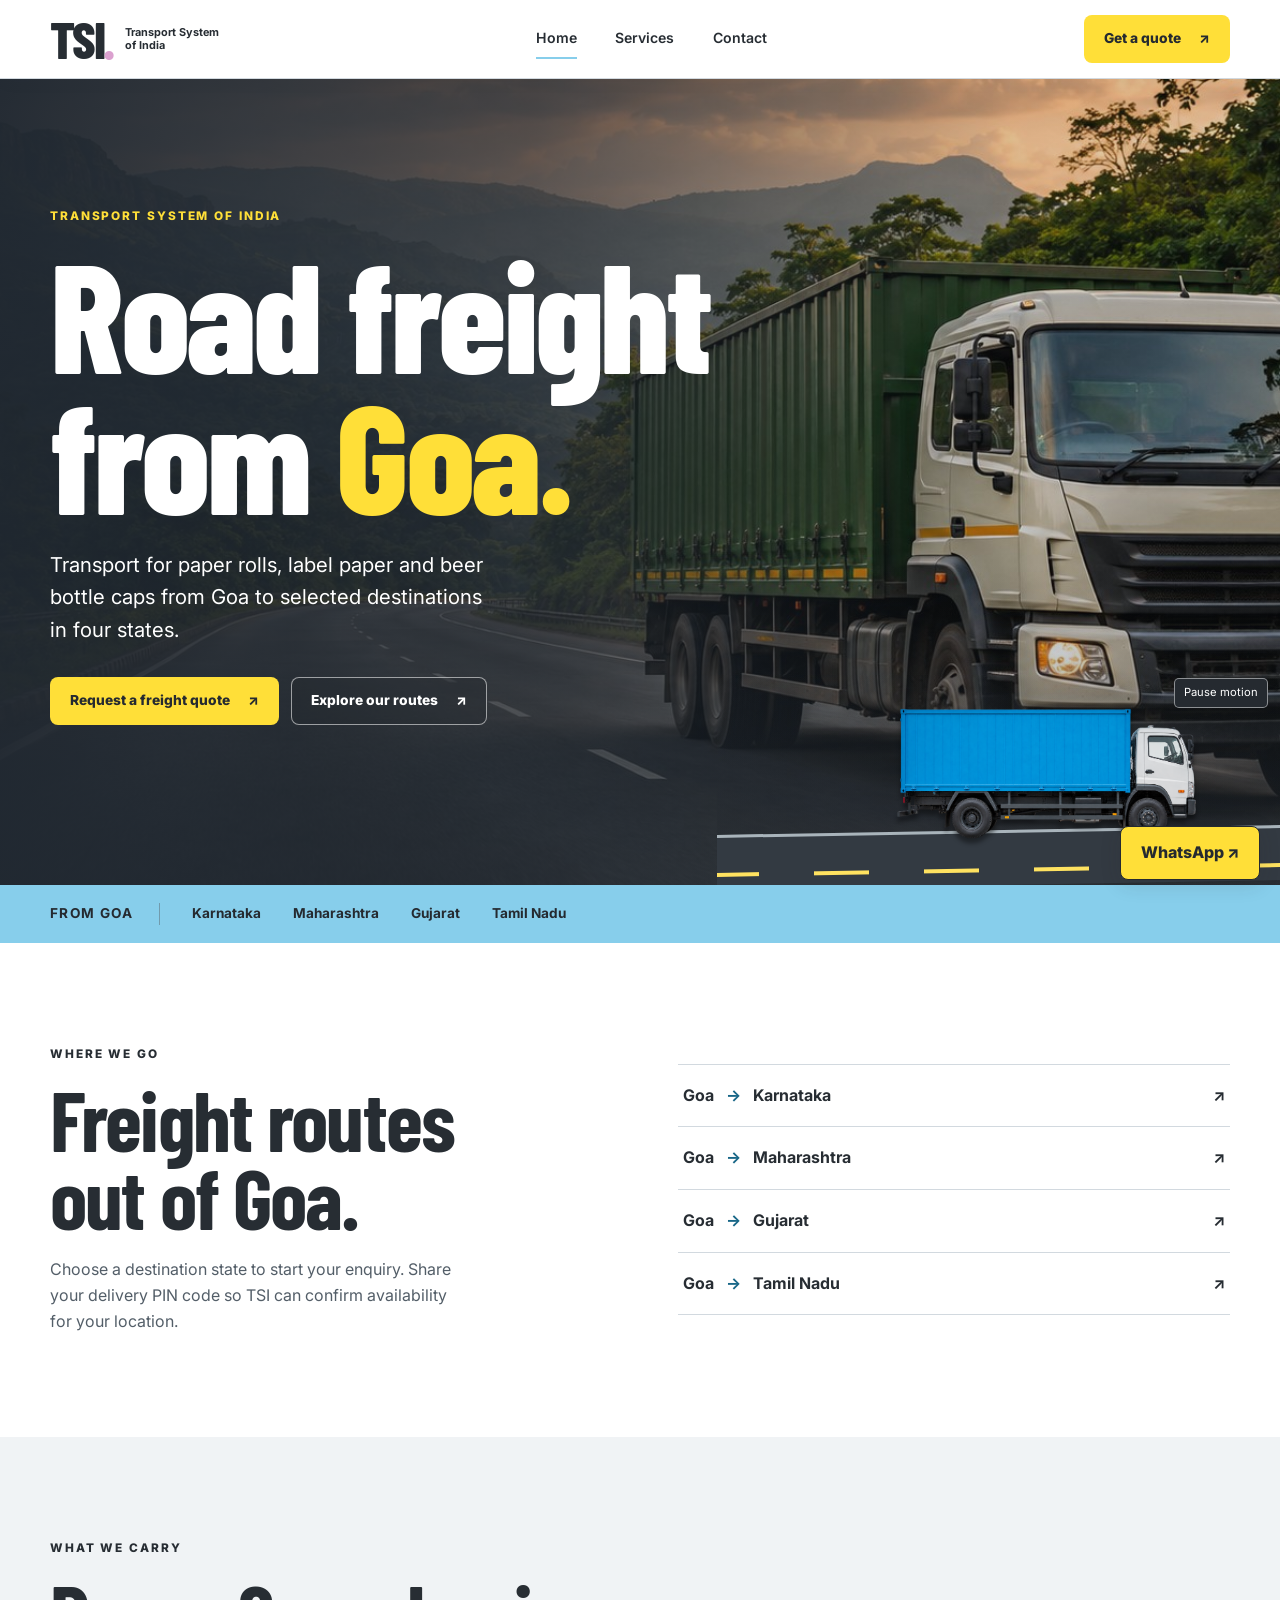
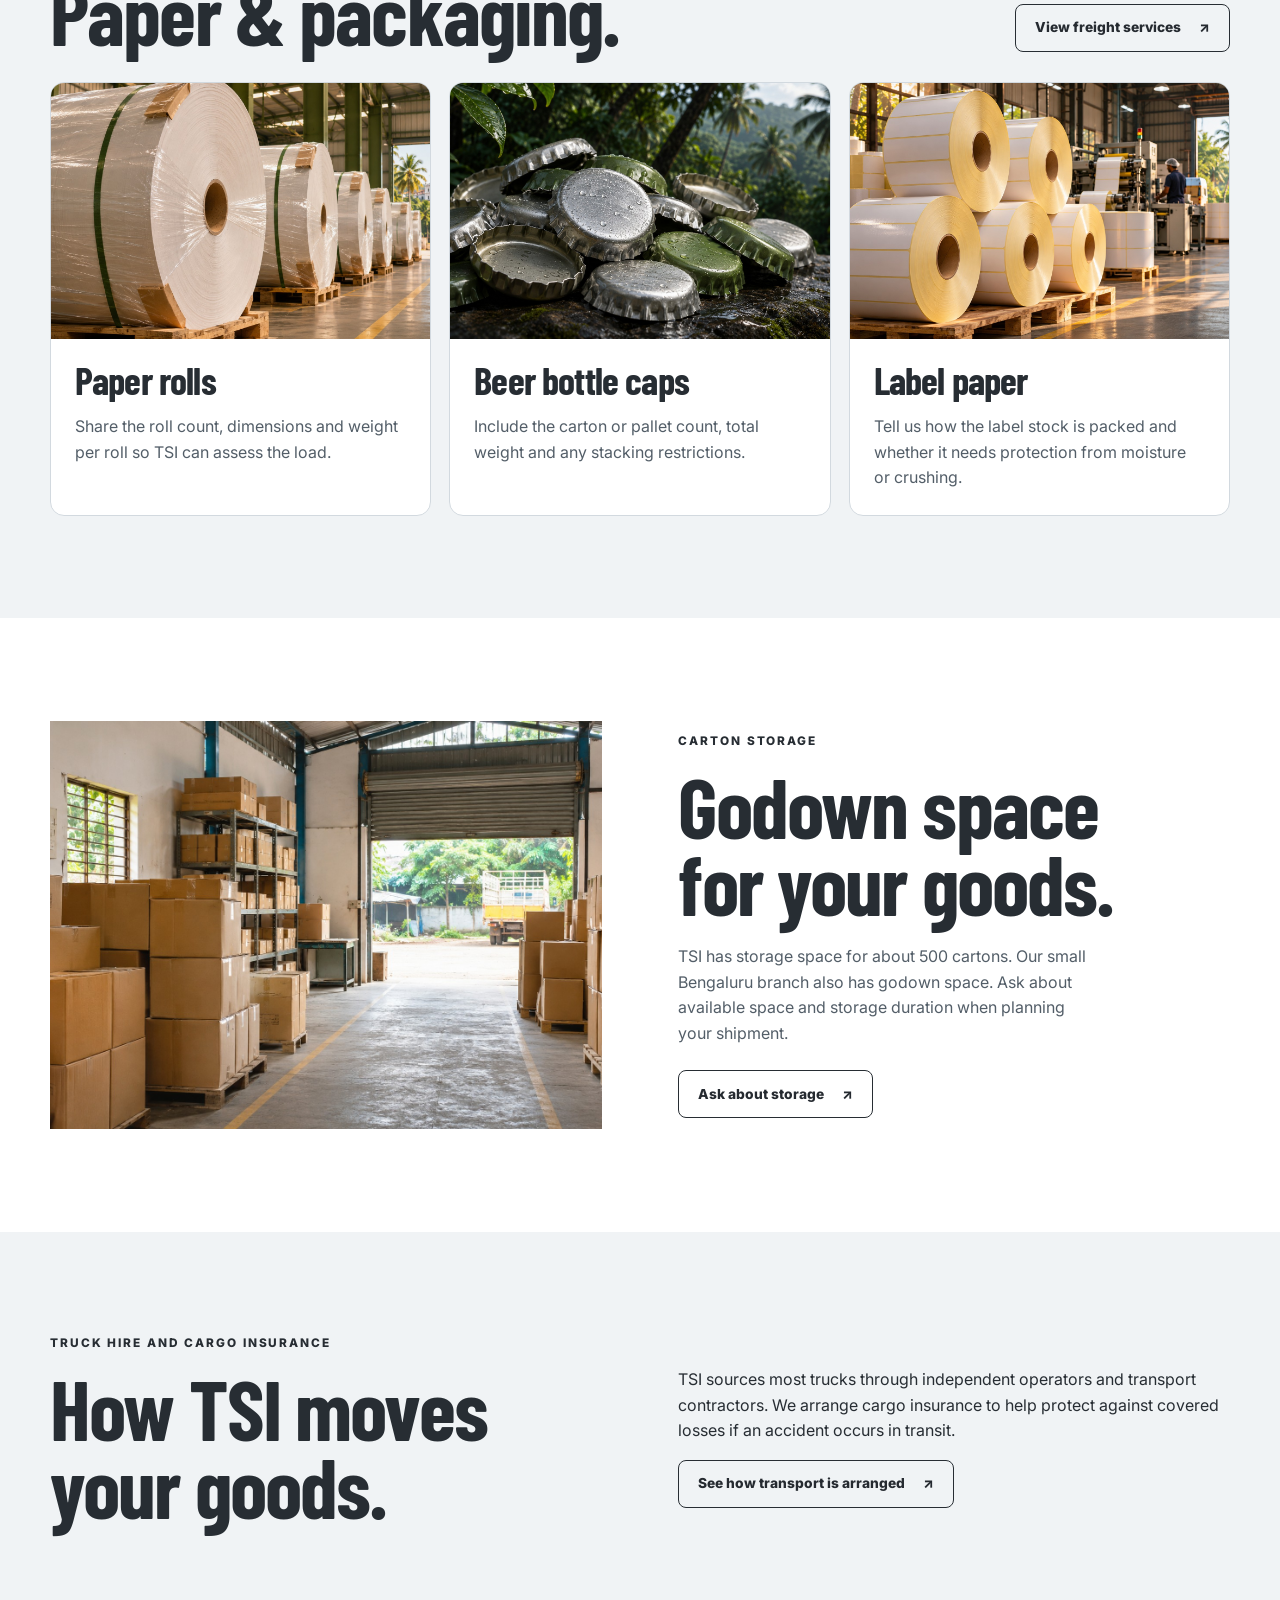
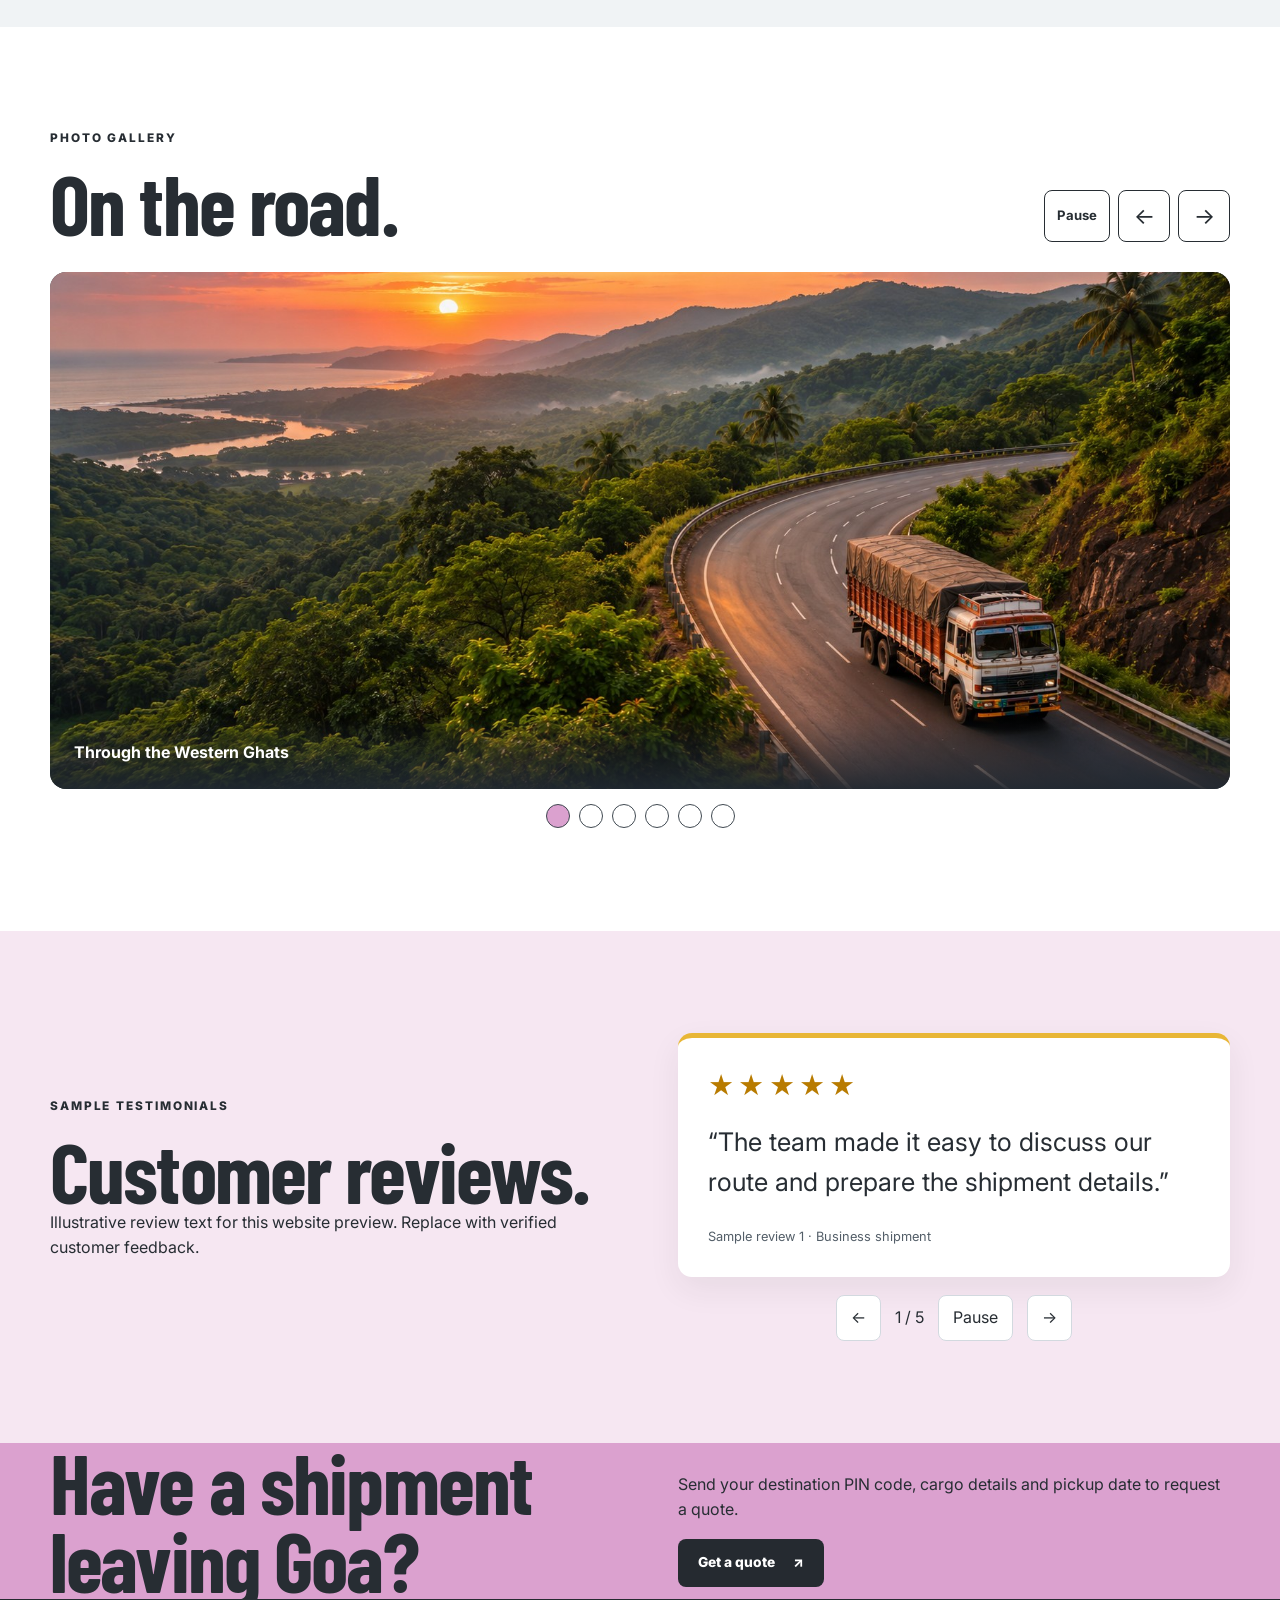
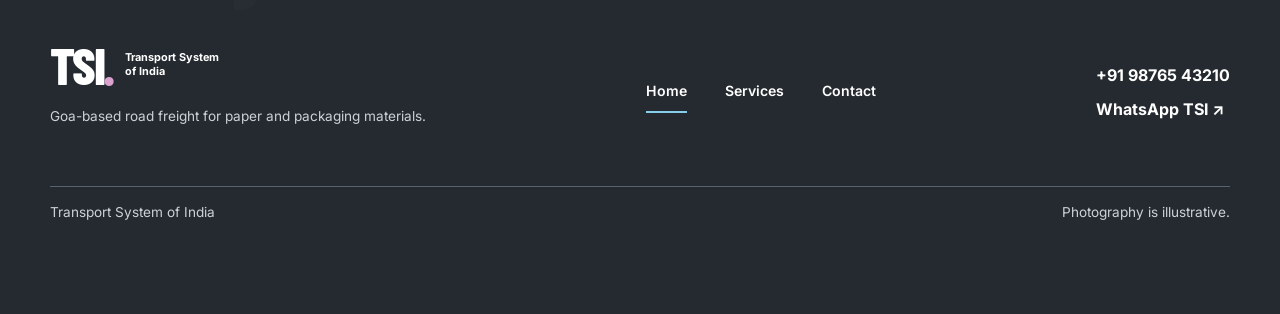
<file: index.html>
<!doctype html>
<html lang="en-IN">
<head>
<meta charset="utf-8">
<meta name="viewport" content="width=device-width, initial-scale=1">
<meta name="description" content="Goa road freight to selected destinations in Karnataka, Maharashtra, Gujarat and Tamil Nadu.">
<title>Goa Road Freight | Transport System of India</title>
<link rel="stylesheet" href="styles.css">
<script src="site.js" defer></script>
</head>
<body>
<a class="skip" href="#main">Skip to content</a>
<header class="masthead"><div class="wrap header"><a class="brand" href="index.html" aria-label="TSI home"><strong>TSI<span>.</span></strong><span>Transport System<br>of India</span></a><nav aria-label="Main navigation"><a href="index.html" aria-current="page">Home</a><a href="services.html">Services</a><a href="contact.html">Contact</a></nav><a class="button header-cta" href="contact.html">Get a quote<span aria-hidden="true">↗</span></a></div></header>
<main id="main">
<section class="hero home-hero">
  <div class="hero-photo" data-parallax><img src="highway.jpg" alt="" fetchpriority="high"></div>
  <div class="wrap hero-copy">
    <p class="eyebrow">Transport System of India</p>
    <h1>Road freight<br>from <em>Goa.</em></h1>
    <p class="intro">Transport for paper rolls, label paper and beer bottle caps from Goa to selected destinations in four states.</p>
    <div class="actions"><a class="button" href="contact.html">Request a freight quote<span aria-hidden="true">↗</span></a><a class="button ghost" href="#routes">Explore our routes<span aria-hidden="true">↗</span></a></div>
  </div>
<div class="truck-scene" aria-label="Illustrative animated freight truck"><div class="road-horizon"></div><div class="moving-truck"><img src="moving-truck.png" alt="White and sky-blue freight truck" width="600" height="400"></div><div class="road-surface"><div class="road-markings"></div></div><button class="motion-toggle" type="button" aria-pressed="false">Pause motion</button></div></section>
<div class="coverage"><div class="wrap coverage-inner"><b>From Goa</b><span>Karnataka</span><span>Maharashtra</span><span>Gujarat</span><span>Tamil Nadu</span></div></div>
<section class="section wrap split" id="routes">
  <div><p class="eyebrow">Where we go</p><h2>Freight routes<br>out of Goa.</h2><p class="body-copy">Choose a destination state to start your enquiry. Share your delivery PIN code so TSI can confirm availability for your location.</p></div>
  <ul class="route-list"><li><a href="contact.html?destination=Karnataka"><span>Goa <span class="arrow" aria-hidden="true">→</span> Karnataka</span><span aria-hidden="true">↗</span></a></li><li><a href="contact.html?destination=Maharashtra"><span>Goa <span class="arrow" aria-hidden="true">→</span> Maharashtra</span><span aria-hidden="true">↗</span></a></li><li><a href="contact.html?destination=Gujarat"><span>Goa <span class="arrow" aria-hidden="true">→</span> Gujarat</span><span aria-hidden="true">↗</span></a></li><li><a href="contact.html?destination=Tamil%20Nadu"><span>Goa <span class="arrow" aria-hidden="true">→</span> Tamil Nadu</span><span aria-hidden="true">↗</span></a></li></ul>
</section>
<section class="cream"><div class="wrap section"><div class="section-head"><div><p class="eyebrow">What we carry</p><h2>Paper &amp; packaging.</h2></div><a class="button outline" href="services.html">View freight services<span aria-hidden="true">↗</span></a></div><div class="cargo-grid"><article class="cargo-card"><img src="paper.jpg" alt="" width="780" height="520" loading="lazy"><div><h3>Paper rolls</h3><p>Share the roll count, dimensions and weight per roll so TSI can assess the load.</p></div></article>
<article class="cargo-card"><img src="caps.jpg" alt="" width="780" height="520" loading="lazy"><div><h3>Beer bottle caps</h3><p>Include the carton or pallet count, total weight and any stacking restrictions.</p></div></article>
<article class="cargo-card"><img src="labels.jpg" alt="" width="780" height="520" loading="lazy"><div><h3>Label paper</h3><p>Tell us how the label stock is packed and whether it needs protection from moisture or crushing.</p></div></article></div></div></section>
<section class="wrap section split storage" id="storage">
  <img src="warehouse.jpg" alt="Illustration of cartons stacked inside a small godown" width="780" height="520" loading="lazy">
  <div><p class="eyebrow">Carton storage</p><h2>Godown space<br>for your goods.</h2>
  <p class="body-copy">TSI has storage space for about 500 cartons. Our small Bengaluru branch also has godown space. Ask about available space and storage duration when planning your shipment.</p>
  <a class="button outline" href="contact.html?storage=yes#quote">Ask about storage <span aria-hidden="true">↗</span></a></div>
</section>
<section class="cream"><div class="wrap section split"><div><p class="eyebrow">Truck hire and cargo insurance</p><h2>How TSI moves<br>your goods.</h2></div><div><p>TSI sources most trucks through independent operators and transport contractors. We arrange cargo insurance to help protect against covered losses if an accident occurs in transit.</p><a class="button outline" href="services.html#transport">See how transport is arranged <span aria-hidden="true">↗</span></a></div></div></section><section class="section wrap cream-gallery" aria-labelledby="gallery-title"><div class="section-head"><div><p class="eyebrow">Photo gallery</p><h2 id="gallery-title">On the road.</h2></div><div class="gallery-controls" hidden><button class="autoplay" type="button" data-autoplay aria-label="Pause slideshow">Pause</button><button type="button" data-prev aria-label="Previous photo">←</button><button type="button" data-next aria-label="Next photo">→</button></div></div>
  <div class="gallery" aria-roledescription="carousel" aria-label="Illustrative freight photos">
    <div class="gallery-track" tabindex="0" aria-label="Freight photo slides">
      <figure><img src="road.jpg" alt="A cargo truck on a winding highway in the Western Ghats" loading="lazy"><figcaption>Through the Western Ghats</figcaption></figure>
      <figure><img src="loading.jpg" alt="A freight truck beside a warehouse loading bay" loading="lazy"><figcaption>At the loading bay</figcaption></figure>
      <figure><img src="warehouse.jpg" alt="Cartons arranged inside a small godown" loading="lazy"><figcaption>Carton storage</figcaption></figure><figure><img src="paper.jpg" alt="Paper rolls wrapped and staged in a warehouse" loading="lazy"><figcaption>Paper rolls prepared for dispatch</figcaption></figure>
<figure><img src="carton-loading.jpg" alt="Workers loading cartons into a freight truck" loading="lazy"><figcaption>Loading cartons for transport</figcaption></figure><figure><img src="roll-loading.jpg" alt="A forklift loading a wrapped paper roll into a freight truck" loading="lazy"><figcaption>Paper roll loading</figcaption></figure></div>
    <div class="gallery-dots" hidden aria-label="Select photo"></div>
  </div>
</section>
<section class="cream"><div class="wrap section split reviews"><div><p class="eyebrow">Sample testimonials</p><h2>Customer reviews.</h2><p>Illustrative review text for this website preview. Replace with verified customer feedback.</p></div><div class="review-carousel" aria-label="Sample reviews"><div class="review-stage">
<blockquote class="review-slide"><div class="review-stars" aria-label="Illustrative five-star rating">★★★★★</div><p>“The team made it easy to discuss our route and prepare the shipment details.”</p><footer>Sample review 1 · Business shipment</footer></blockquote>
<blockquote class="review-slide" hidden><div class="review-stars" aria-label="Illustrative five-star rating">★★★★★</div><p>“Being able to ask about transport and carton storage together was helpful.”</p><footer>Sample review 2 · Carton storage</footer></blockquote>
<blockquote class="review-slide" hidden><div class="review-stars" aria-label="Illustrative five-star rating">★★★★★</div><p>“We shared our paper roll dimensions and pickup date in one clear enquiry.”</p><footer>Sample review 3 · Paper rolls</footer></blockquote>
<blockquote class="review-slide" hidden><div class="review-stars" aria-label="Illustrative five-star rating">★★★★★</div><p>“The WhatsApp enquiry made it straightforward to explain our packaging load.”</p><footer>Sample review 4 · Packaging freight</footer></blockquote>
<blockquote class="review-slide" hidden><div class="review-stars" aria-label="Illustrative five-star rating">★★★★★</div><p>“Having a contact for the Goa route and Bengaluru storage made planning easier.”</p><footer>Sample review 5 · Route planning</footer></blockquote>
</div><div class="review-controls" hidden><button type="button" data-review-prev aria-label="Previous sample review">←</button><span data-review-count>1 / 5</span><button type="button" data-review-pause>Pause</button><button type="button" data-review-next aria-label="Next sample review">→</button></div></div></div></section>
<section class="cta"><div class="wrap split"><h2>Have a shipment<br>leaving Goa?</h2><div><p>Send your destination PIN code, cargo details and pickup date to request a quote.</p><a class="button dark" href="contact.html">Get a quote<span aria-hidden="true">↗</span></a></div></div></section>
</main>
<footer><div class="wrap footer"><div><a class="brand" href="index.html" aria-label="TSI home"><strong>TSI<span>.</span></strong><span>Transport System<br>of India</span></a><p>Goa-based road freight for paper and packaging materials.</p></div><nav aria-label="Footer navigation"><a href="index.html" aria-current="page">Home</a><a href="services.html">Services</a><a href="contact.html">Contact</a></nav><div class="footer-contact"><a href="tel:+919876543210">+91 98765 43210</a><a href="https://wa.me/919876543210">WhatsApp TSI ↗</a></div></div><div class="wrap footer-bottom"><span>Transport System of India</span><span>Photography is illustrative.</span></div></footer>
<a class="floating-contact" href="https://wa.me/919876543210" aria-label="Chat with TSI on WhatsApp">WhatsApp ↗</a></body>
</html>
</file>
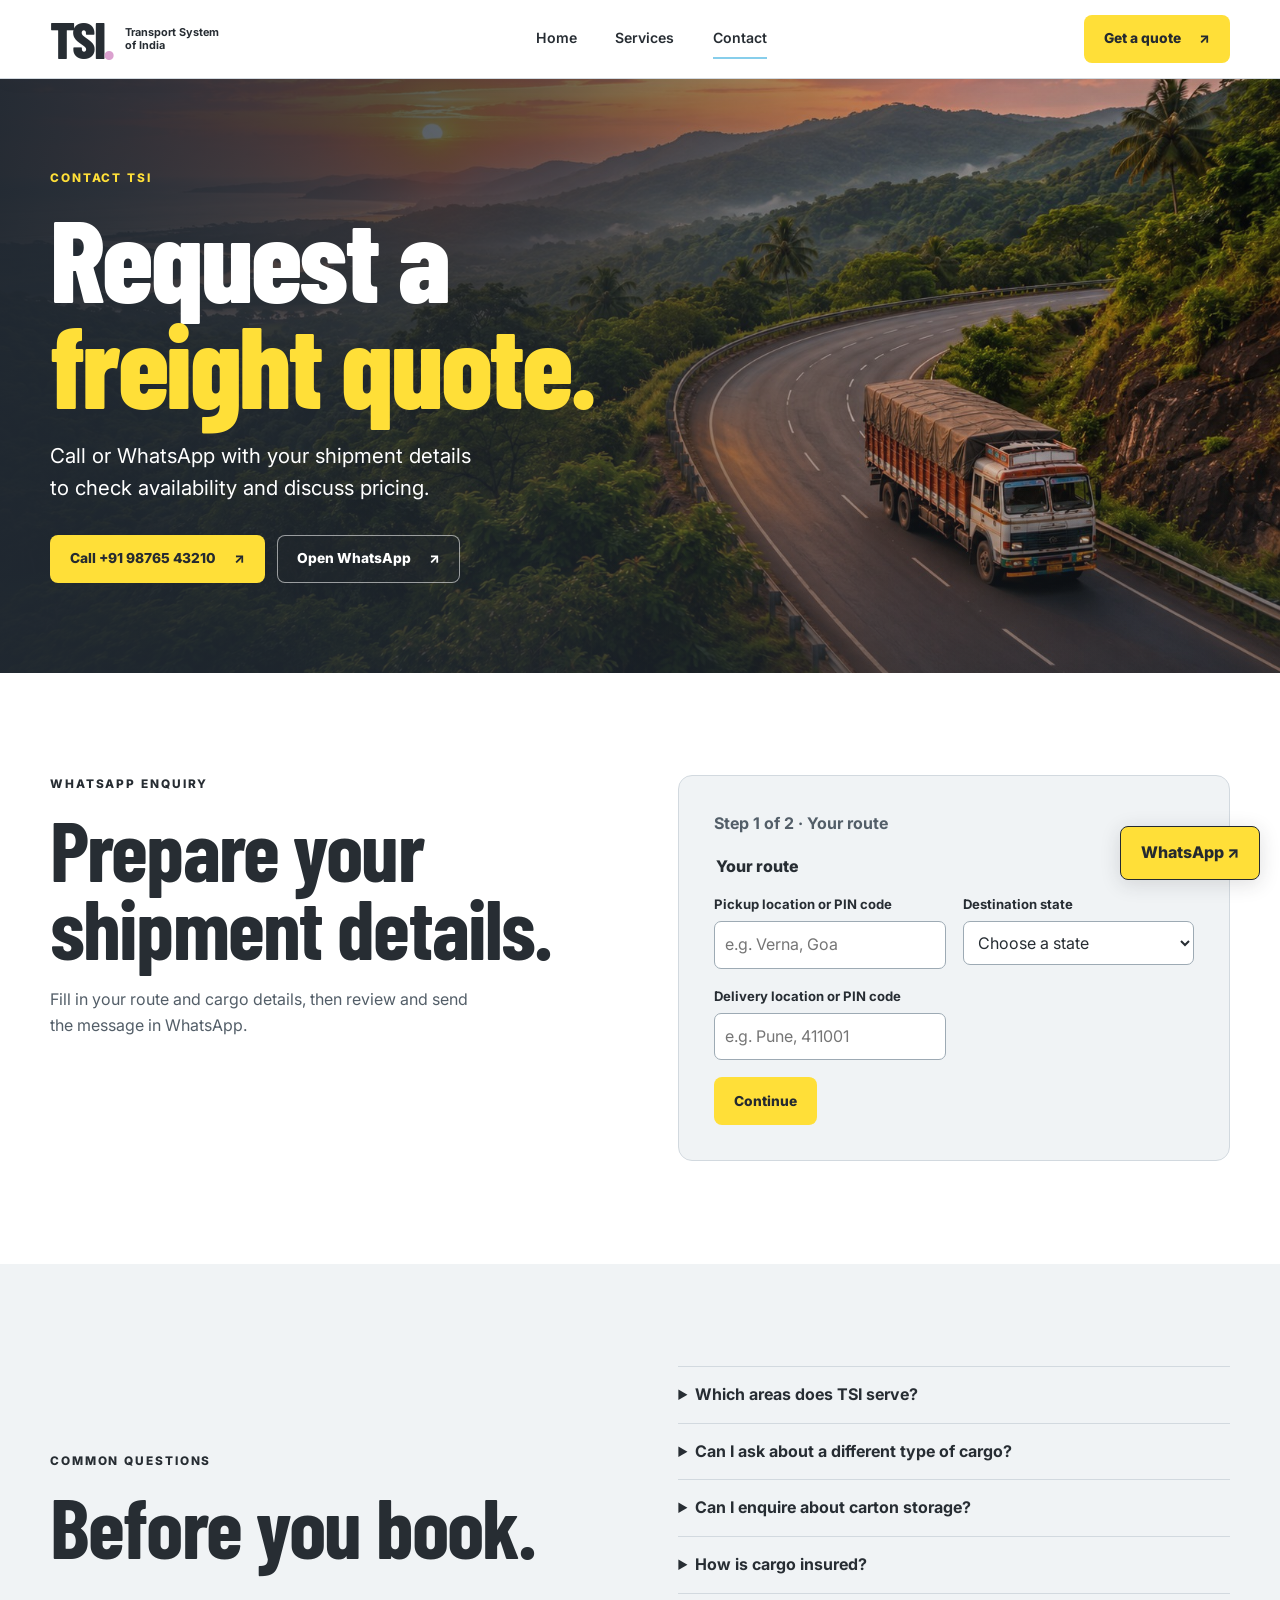
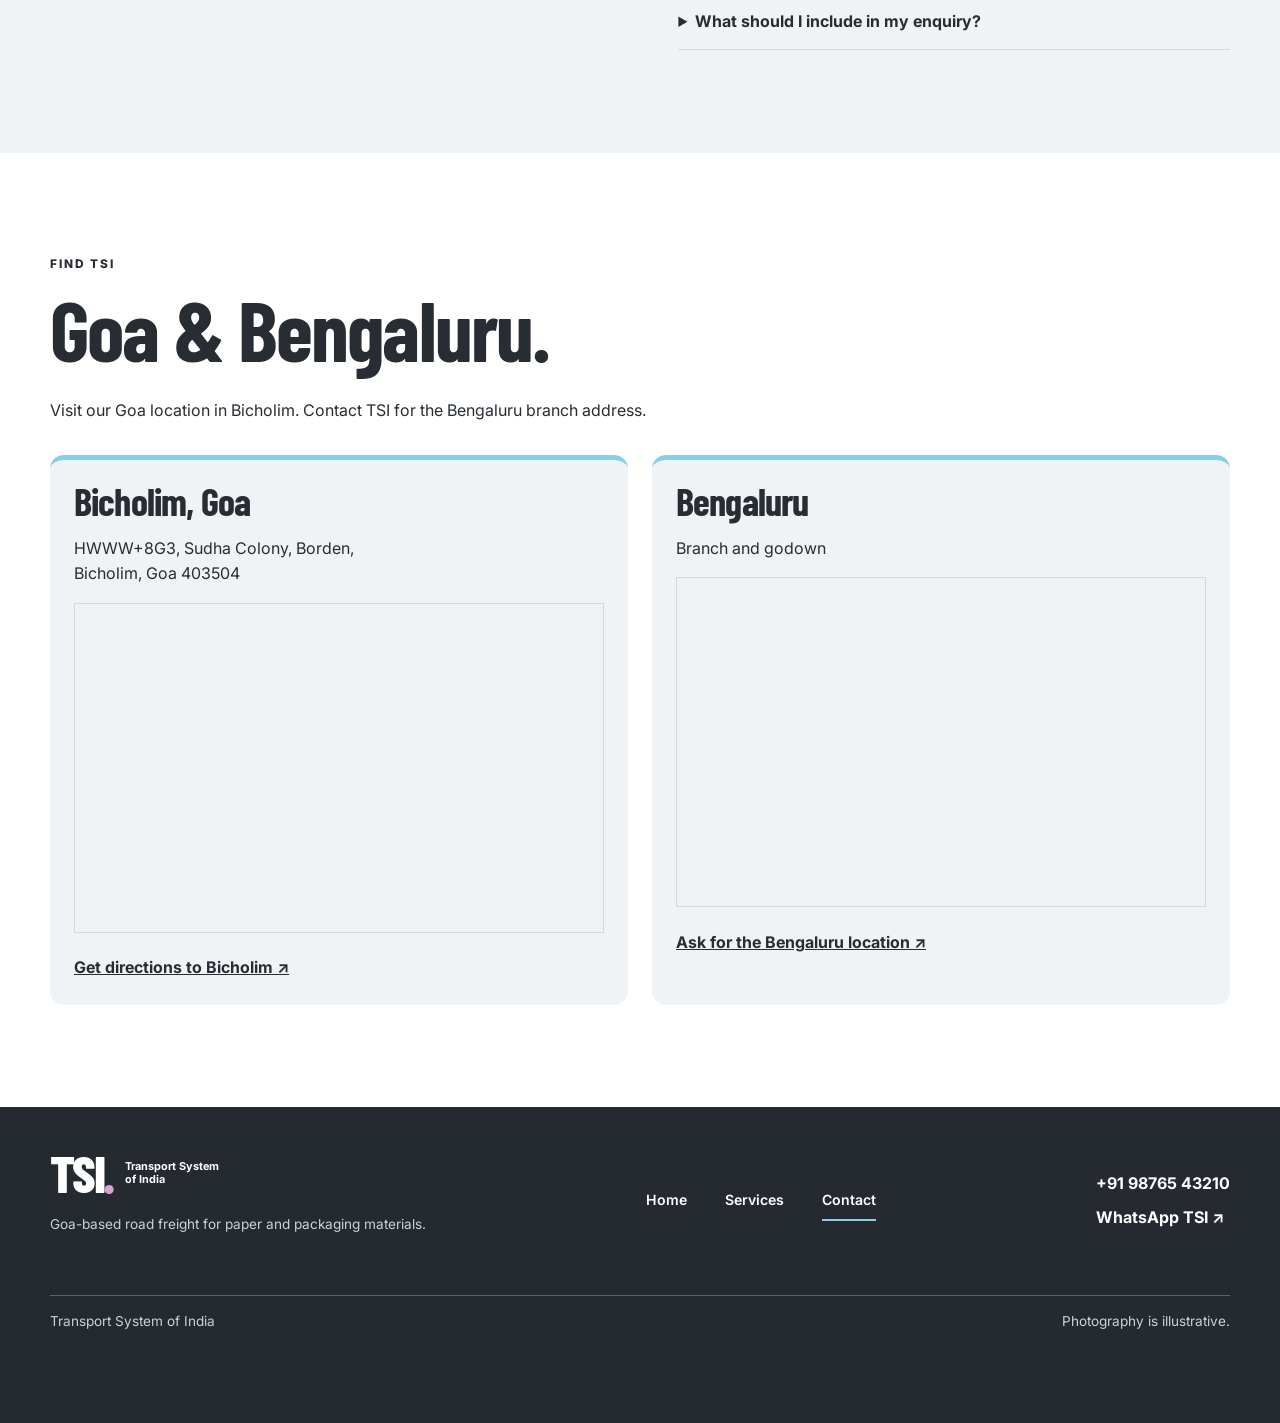
<file: contact.html>
<!doctype html>
<html lang="en-IN">
<head>
<meta charset="utf-8">
<meta name="viewport" content="width=device-width, initial-scale=1">
<meta name="description" content="Call or WhatsApp TSI to check route availability and request a quote for a goods shipment from Goa.">
<title>Contact | Transport System of India</title>
<link rel="stylesheet" href="styles.css">
<script src="site.js" defer></script>
</head>
<body>
<a class="skip" href="#main">Skip to content</a>
<header class="masthead"><div class="wrap header"><a class="brand" href="index.html" aria-label="TSI home"><strong>TSI<span>.</span></strong><span>Transport System<br>of India</span></a><nav aria-label="Main navigation"><a href="index.html">Home</a><a href="services.html">Services</a><a href="contact.html" aria-current="page">Contact</a></nav><a class="button header-cta" href="contact.html">Get a quote<span aria-hidden="true">↗</span></a></div></header>
<main id="main">
<section class="hero inner-hero contact-hero"><div class="hero-photo" data-parallax><img src="road.jpg" alt="" fetchpriority="high"></div><div class="wrap hero-copy"><p class="eyebrow">Contact TSI</p><h1>Request a<br><em>freight quote.</em></h1><p class="intro">Call or WhatsApp with your shipment details to check availability and discuss pricing.</p><div class="actions"><a class="button" href="tel:+919876543210">Call +91 98765 43210<span aria-hidden="true">↗</span></a><a class="button ghost" href="https://wa.me/919876543210">Open WhatsApp<span aria-hidden="true">↗</span></a></div></div></section>
<section class="wrap section split quote-section" id="quote">
<div><p class="eyebrow">WhatsApp enquiry</p><h2>Prepare your<br>shipment details.</h2><p class="body-copy">Fill in your route and cargo details, then review and send the message in WhatsApp.</p></div>
<form class="quote-form" action="https://wa.me/919876543210">
  <p class="full quote-progress" aria-live="polite" hidden></p><fieldset data-step="0"><legend>Your route</legend><label>Pickup location or PIN code<input name="pickup" required placeholder="e.g. Verna, Goa"></label>
  <label>Destination state<select name="destination" required><option value="">Choose a state</option><option>Karnataka</option><option>Maharashtra</option><option>Gujarat</option><option>Tamil Nadu</option><option>Other</option></select></label>
  <label>Delivery location or PIN code<input name="delivery" required placeholder="e.g. Pune, 411001"></label>
  </fieldset><fieldset data-step="1"><legend>Your load</legend><label>Preferred pickup date<input type="date" name="date"></label>
  <label class="full">Cargo and load details<textarea name="cargo" required rows="4" placeholder="Cargo type, package count, weight and dimensions"></textarea></label>
  <label class="full checkbox"><input type="checkbox" name="storage" value="yes"> Include a carton storage enquiry</label></fieldset><div class="full quote-navigation" hidden><button type="button" class="button outline" data-back>Back</button><button type="button" class="button" data-continue>Continue</button></div><button class="button full" type="submit">Continue to WhatsApp <span aria-hidden="true">↗</span></button>
  <noscript><p class="full">Use the WhatsApp link above to send your shipment details manually.</p></noscript>
</form>
</section>
<section class="cream"><div class="wrap section split"><div><p class="eyebrow">Common questions</p><h2>Before you book.</h2></div><div class="faq"><details><summary>Which areas does TSI serve?</summary><p>TSI handles shipments from Goa to selected destinations in Karnataka, Maharashtra, Gujarat and Tamil Nadu. Share your PIN codes to check your route.</p></details><details><summary>Can I ask about a different type of cargo?</summary><p>Yes. Share the goods type, packaging and any special handling requirements so TSI can discuss whether it can take the shipment.</p></details><details><summary>Can I enquire about carton storage?</summary><p>Yes. Share the number of cartons, preferred location and how long you need storage. TSI can confirm available space, including at its Bengaluru branch.</p></details><details><summary>How is cargo insured?</summary><p>TSI arranges insurance for the load. Ask us about the coverage, exclusions and limits for your shipment before dispatch.</p></details><details><summary>What should I include in my enquiry?</summary><p>Include pickup and delivery locations, the cargo type, package count, approximate weight and dimensions, and your preferred pickup date.</p></details></div></div></section>
<section class="wrap section" id="locations"><div class="section-head"><div><p class="eyebrow">Find TSI</p><h2>Goa &amp; Bengaluru.</h2></div></div><p>Visit our Goa location in Bicholim. Contact TSI for the Bengaluru branch address.</p><div class="location-grid"><article><h3>Bicholim, Goa</h3><p>HWWW+8G3, Sudha Colony, Borden,<br>Bicholim, Goa 403504</p><iframe title="Google Maps location for TSI in Bicholim, Goa" loading="lazy" src="https://maps.google.com/maps?q=HWWW%2B8G3%2C%20Sudha%20Colony%2C%20Borden%2C%20Bicholim%2C%20Goa%20403504&amp;output=embed"></iframe><a class="text-link" href="https://www.google.com/maps/dir/?api=1&amp;destination=HWWW%2B8G3%2C%20Sudha%20Colony%2C%20Borden%2C%20Bicholim%2C%20Goa%20403504">Get directions to Bicholim ↗</a></article><article><h3>Bengaluru</h3><p>Branch and godown</p><iframe title="Map of the Bengaluru region" loading="lazy" src="https://www.openstreetmap.org/export/embed.html?bbox=77.45%2C12.8%2C77.75%2C13.1&amp;layer=mapnik"></iframe><a class="text-link" href="https://wa.me/919876543210?text=Please%20share%20the%20Bengaluru%20branch%20location.">Ask for the Bengaluru location ↗</a></article></div></section></main>
<footer><div class="wrap footer"><div><a class="brand" href="index.html" aria-label="TSI home"><strong>TSI<span>.</span></strong><span>Transport System<br>of India</span></a><p>Goa-based road freight for paper and packaging materials.</p></div><nav aria-label="Footer navigation"><a href="index.html">Home</a><a href="services.html">Services</a><a href="contact.html" aria-current="page">Contact</a></nav><div class="footer-contact"><a href="tel:+919876543210">+91 98765 43210</a><a href="https://wa.me/919876543210">WhatsApp TSI ↗</a></div></div><div class="wrap footer-bottom"><span>Transport System of India</span><span>Photography is illustrative.</span></div></footer>
<a class="floating-contact" href="https://wa.me/919876543210" aria-label="Chat with TSI on WhatsApp">WhatsApp ↗</a></body>
</html>
</file>
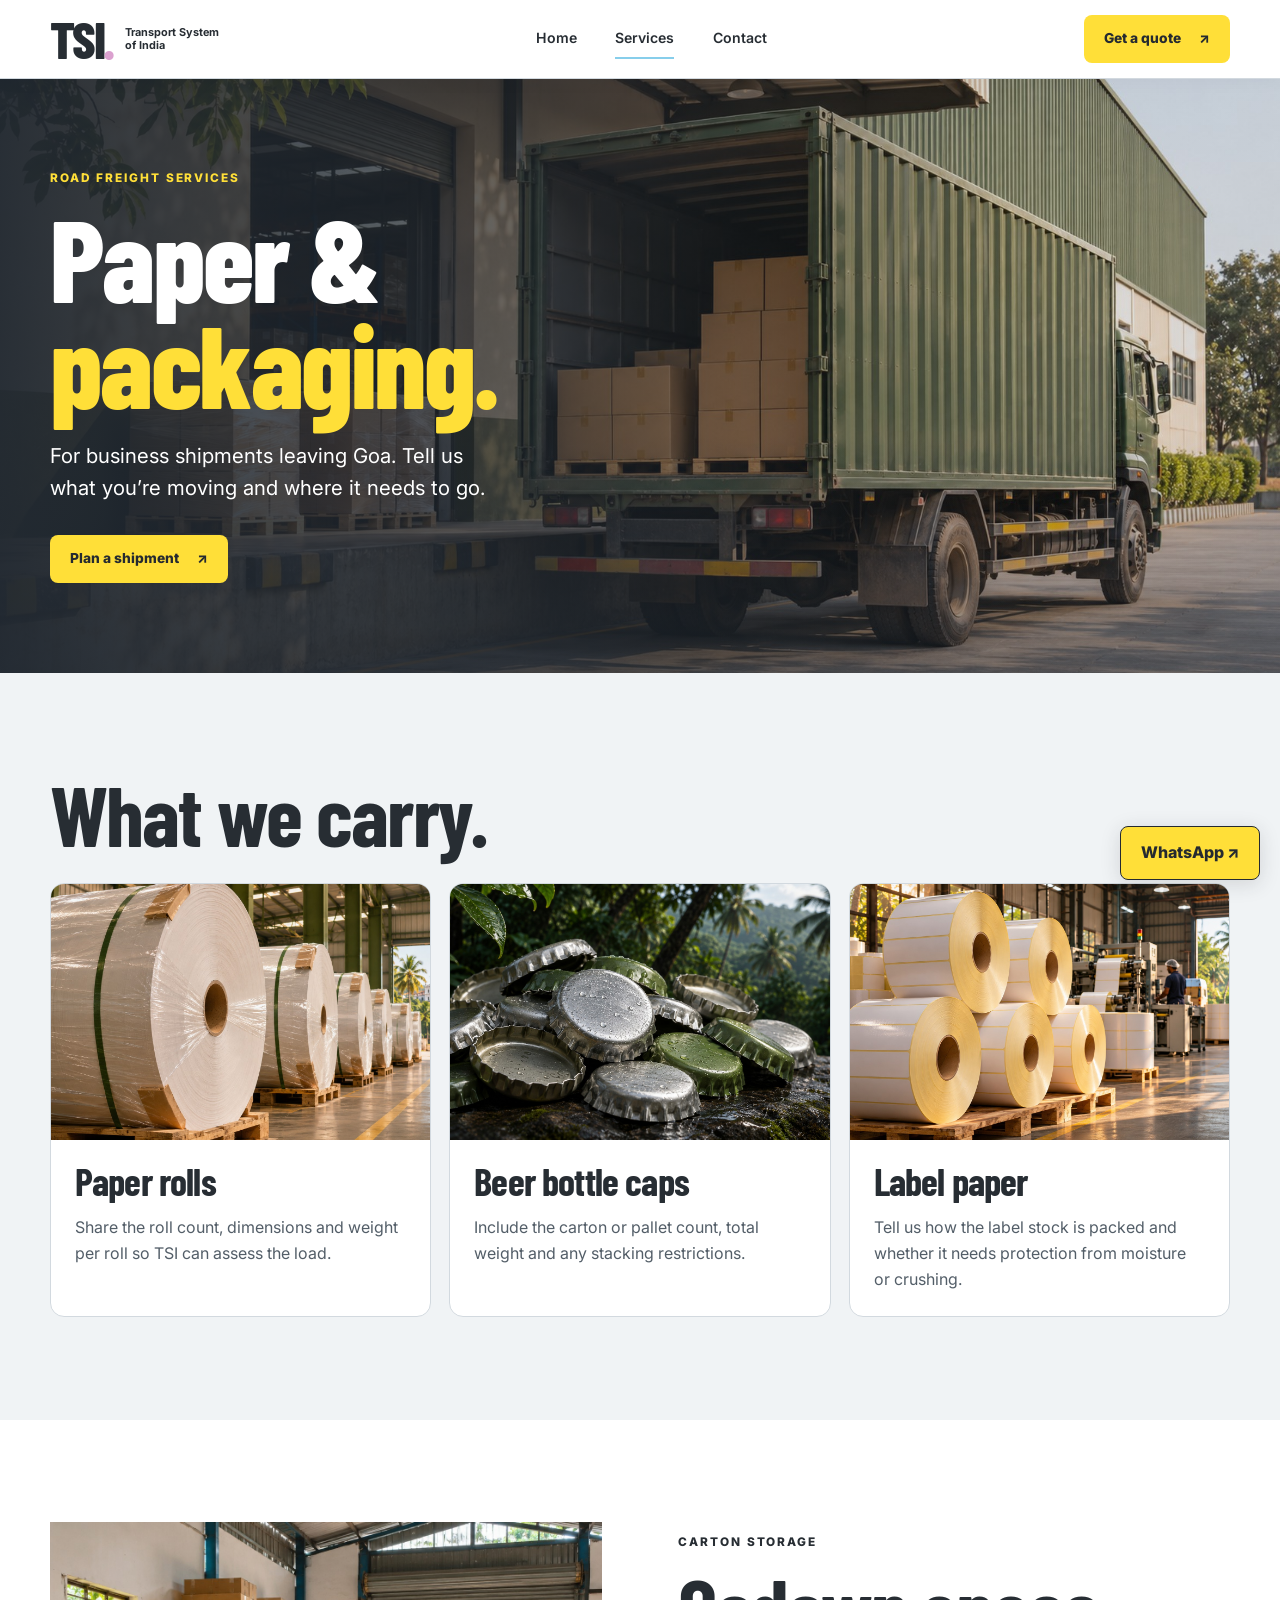
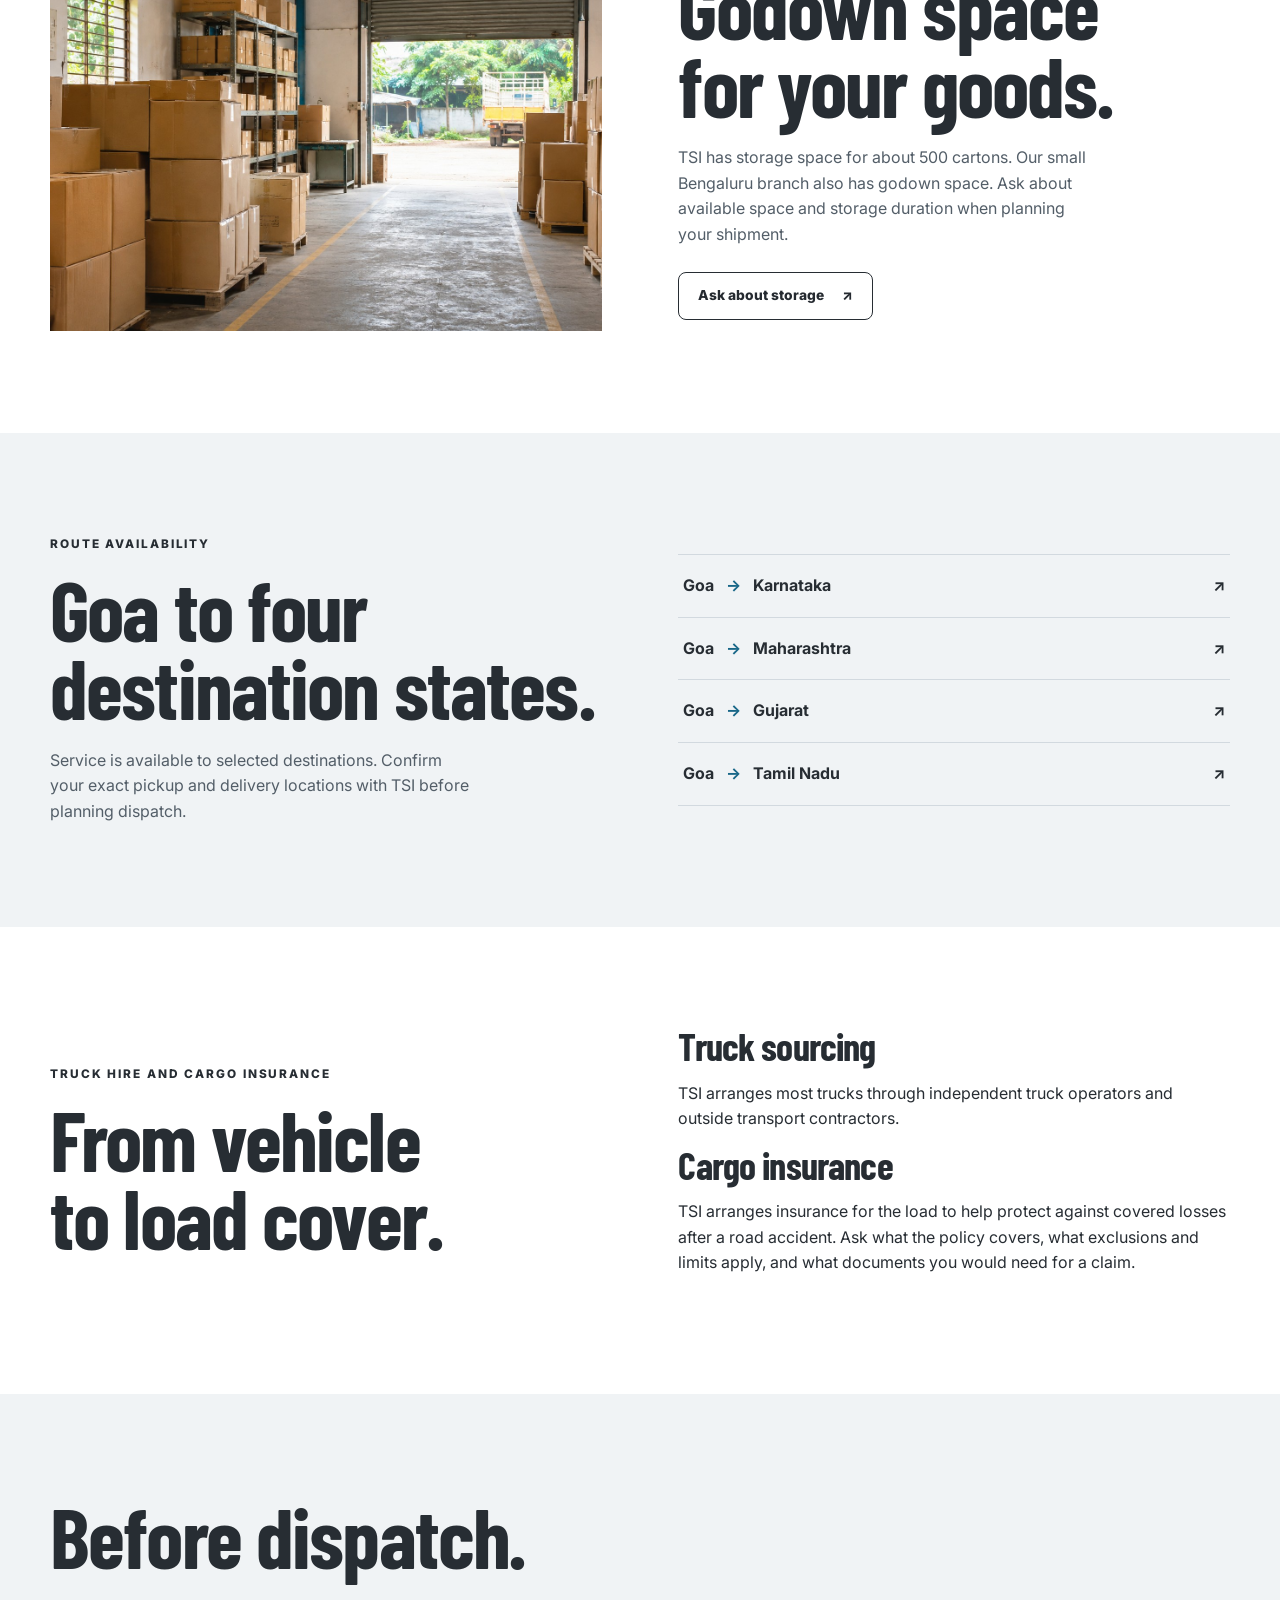
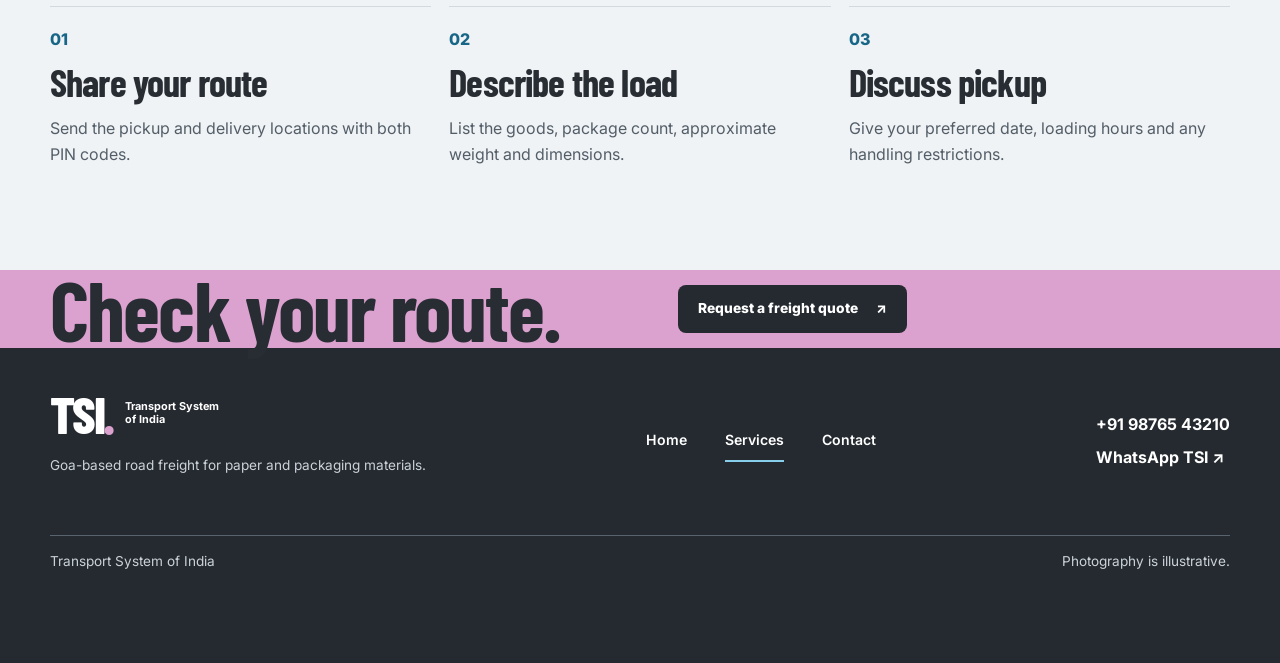
<file: services.html>
<!doctype html>
<html lang="en-IN">
<head>
<meta charset="utf-8">
<meta name="viewport" content="width=device-width, initial-scale=1">
<meta name="description" content="Goa road freight to selected destinations in Karnataka, Maharashtra, Gujarat and Tamil Nadu.">
<title>Services | Transport System of India</title>
<link rel="stylesheet" href="styles.css">
<script src="site.js" defer></script>
</head>
<body>
<a class="skip" href="#main">Skip to content</a>
<header class="masthead"><div class="wrap header"><a class="brand" href="index.html" aria-label="TSI home"><strong>TSI<span>.</span></strong><span>Transport System<br>of India</span></a><nav aria-label="Main navigation"><a href="index.html">Home</a><a href="services.html" aria-current="page">Services</a><a href="contact.html">Contact</a></nav><a class="button header-cta" href="contact.html">Get a quote<span aria-hidden="true">↗</span></a></div></header>
<main id="main">
<section class="hero inner-hero"><div class="hero-photo" data-parallax><img src="loading.jpg" alt="" fetchpriority="high"></div><div class="wrap hero-copy"><p class="eyebrow">Road freight services</p><h1>Paper &amp;<br><em>packaging.</em></h1><p class="intro">For business shipments leaving Goa. Tell us what you’re moving and where it needs to go.</p><a class="button" href="contact.html">Plan a shipment <span aria-hidden="true">↗</span></a></div></section>
<section class="cream"><div class="wrap section"><div class="section-head"><h2>What we carry.</h2></div><div class="cargo-grid"><article class="cargo-card"><img src="paper.jpg" alt="" width="780" height="520" loading="lazy"><div><h3>Paper rolls</h3><p>Share the roll count, dimensions and weight per roll so TSI can assess the load.</p></div></article>
<article class="cargo-card"><img src="caps.jpg" alt="" width="780" height="520" loading="lazy"><div><h3>Beer bottle caps</h3><p>Include the carton or pallet count, total weight and any stacking restrictions.</p></div></article>
<article class="cargo-card"><img src="labels.jpg" alt="" width="780" height="520" loading="lazy"><div><h3>Label paper</h3><p>Tell us how the label stock is packed and whether it needs protection from moisture or crushing.</p></div></article></div></div></section>
<section class="wrap section split storage" id="storage">
  <img src="warehouse.jpg" alt="Illustration of cartons stacked inside a small godown" width="780" height="520" loading="lazy">
  <div><p class="eyebrow">Carton storage</p><h2>Godown space<br>for your goods.</h2>
  <p class="body-copy">TSI has storage space for about 500 cartons. Our small Bengaluru branch also has godown space. Ask about available space and storage duration when planning your shipment.</p>
  <a class="button outline" href="contact.html?storage=yes#quote">Ask about storage <span aria-hidden="true">↗</span></a></div>
</section>
<section class="cream"><div class="wrap section split"><div><p class="eyebrow">Route availability</p><h2>Goa to four<br>destination states.</h2><p class="body-copy">Service is available to selected destinations. Confirm your exact pickup and delivery locations with TSI before planning dispatch.</p></div><ul class="route-list"><li><a href="contact.html?destination=Karnataka"><span>Goa <span class="arrow" aria-hidden="true">→</span> Karnataka</span><span aria-hidden="true">↗</span></a></li><li><a href="contact.html?destination=Maharashtra"><span>Goa <span class="arrow" aria-hidden="true">→</span> Maharashtra</span><span aria-hidden="true">↗</span></a></li><li><a href="contact.html?destination=Gujarat"><span>Goa <span class="arrow" aria-hidden="true">→</span> Gujarat</span><span aria-hidden="true">↗</span></a></li><li><a href="contact.html?destination=Tamil%20Nadu"><span>Goa <span class="arrow" aria-hidden="true">→</span> Tamil Nadu</span><span aria-hidden="true">↗</span></a></li></ul></div></section>
<section class="wrap section split" id="transport"><div><p class="eyebrow">Truck hire and cargo insurance</p><h2>From vehicle<br>to load cover.</h2></div><div><h3>Truck sourcing</h3><p>TSI arranges most trucks through independent truck operators and outside transport contractors.</p><h3>Cargo insurance</h3><p>TSI arranges insurance for the load to help protect against covered losses after a road accident. Ask what the policy covers, what exclusions and limits apply, and what documents you would need for a claim.</p></div></section><section class="cream"><div class="wrap section"><h2>Before dispatch.</h2><ol class="steps"><li><h3>Share your route</h3><p>Send the pickup and delivery locations with both PIN codes.</p></li><li><h3>Describe the load</h3><p>List the goods, package count, approximate weight and dimensions.</p></li><li><h3>Discuss pickup</h3><p>Give your preferred date, loading hours and any handling restrictions.</p></li></ol></div></section>
<section class="cta"><div class="wrap split"><h2>Check your route.</h2><div><a class="button dark" href="contact.html">Request a freight quote <span aria-hidden="true">↗</span></a></div></div></section>
</main><footer><div class="wrap footer"><div><a class="brand" href="index.html" aria-label="TSI home"><strong>TSI<span>.</span></strong><span>Transport System<br>of India</span></a><p>Goa-based road freight for paper and packaging materials.</p></div><nav aria-label="Footer navigation"><a href="index.html">Home</a><a href="services.html" aria-current="page">Services</a><a href="contact.html">Contact</a></nav><div class="footer-contact"><a href="tel:+919876543210">+91 98765 43210</a><a href="https://wa.me/919876543210">WhatsApp TSI ↗</a></div></div><div class="wrap footer-bottom"><span>Transport System of India</span><span>Photography is illustrative.</span></div></footer>
<a class="floating-contact" href="https://wa.me/919876543210" aria-label="Chat with TSI on WhatsApp">WhatsApp ↗</a></body>
</html>
</file>
<file: styles.css>
@import url('https://fonts.googleapis.com/css2?family=Barlow+Condensed:wght@600;700;800&family=Inter:wght@400;500;600;700;800&display=swap');
:root{--slate:#3f4850;--deep:#252a30;--ink:#272d33;--yellow:#ffdf38;--paper:#ffffff;--cream:#f0f3f5;--muted:#535e68;--line:#d2d9df;--sky:#87ceeb;--pink:#dba1cf;--pink-light:#f6e7f2;--display:'Barlow Condensed','Arial Narrow',Inter,sans-serif}
*{box-sizing:border-box}
[hidden]{display:none!important}
html{scroll-behavior:smooth}
body{margin:0;background:var(--paper);color:var(--ink);font:16px/1.6 Inter,Arial,sans-serif}
a{color:inherit;text-decoration:none}
button,input,select,textarea{font:inherit}
button{cursor:pointer}
a:focus-visible,button:focus-visible,input:focus-visible,select:focus-visible,textarea:focus-visible,summary:focus-visible,.gallery-track:focus-visible{outline:3px solid #1477a3;outline-offset:4px}
img{display:block;width:100%;object-fit:cover}
.wrap{width:min(1320px,calc(100% - 100px));margin-inline:auto}
.skip{position:absolute;top:-100px;left:10px;padding:10px;background:var(--yellow);z-index:5}
.skip:focus{top:8px}
.masthead{position:sticky;top:0;z-index:4;background:var(--paper);color:var(--ink);border-bottom:1px solid var(--line)}
.header{display:flex;align-items:center;justify-content:space-between;gap:22px;min-height:78px}
.brand{display:inline-flex;gap:12px;align-items:center;font-size:.68rem;line-height:1.24;font-weight:700;white-space:nowrap}
.brand strong{font:800 3.25rem/.8 var(--display);letter-spacing:-.05em}
.brand strong span,.eyebrow{color:inherit}
.brand strong span{color:var(--pink)}
nav{display:flex;gap:clamp(16px,3vw,43px);align-items:center}
nav a{font-weight:600;font-size:.88rem;padding:8px 0;border-bottom:2px solid transparent}
nav a:hover,nav [aria-current=page]{border-color:var(--sky)}
.button{display:inline-flex;justify-content:center;align-items:center;gap:18px;padding:13px 19px;border:1px solid transparent;min-height:48px;background:var(--yellow);color:var(--deep);font-weight:800;font-size:.86rem;line-height:1.25}
.button:hover{background:#ffeb80}
.button.ghost{background:#252a305c;color:white;border-color:#ffffff8c}
.button.ghost:hover{background:#252a30d9}
.button.outline{background:transparent;border-color:var(--ink)}
.button.outline:hover{background:#e4f5ff}
.button.dark{background:var(--deep);color:white}
.button.dark:hover{background:#48535d}
.hero{position:relative;isolation:isolate;overflow:hidden;background:var(--slate);color:white;min-height:min(720px,84svh);display:grid;align-items:center}
.hero-photo,.hero::after{position:absolute;inset:0;z-index:-1}
.hero-photo{inset:-9% 0 -9%;transform:translateY(var(--shift,0px))}
.hero-photo img{height:100%;object-position:center 54%}
.hero::after{content:'';background:linear-gradient(90deg,#202831f5,#202831aa 42%,#20283124 79%),linear-gradient(0deg,#20283174,transparent 40%)}
.hero-copy{padding-block:clamp(70px,10vw,135px)}
.eyebrow{margin:0 0 16px;font-size:.74rem;font-weight:800;letter-spacing:.16em;text-transform:uppercase}
.hero .eyebrow{color:var(--yellow)}
h1,h2,h3{font-family:var(--display);margin:0;line-height:.92;letter-spacing:-.022em;font-weight:700}
h1{font-size:clamp(5rem,12vw,11.5rem);font-weight:800}
h1 em{font-style:normal;color:var(--yellow)}
h2{font-size:clamp(3.2rem,6.6vw,6.7rem)}
h3{font-size:clamp(1.85rem,3vw,2.75rem)}
.intro{font-size:clamp(1rem,1.65vw,1.28rem);max-width:440px;margin:24px 0 30px}
.actions{display:flex;gap:12px;flex-wrap:wrap}
.coverage{background:var(--sky);color:var(--deep)}
.coverage-inner{display:flex;gap:14px 32px;flex-wrap:wrap;align-items:center;padding-block:18px;font-size:.85rem;font-weight:700}
.coverage-inner b{text-transform:uppercase;letter-spacing:.1em;padding-right:26px;border-right:1px solid #719bad}
.section{padding-block:clamp(56px,8vw,116px);scroll-margin-top:96px}
.split{display:grid;grid-template-columns:1fr 1fr;gap:clamp(24px,6vw,90px);align-items:center}
.body-copy{color:var(--muted);max-width:42ch;margin:22px 0 0}
.route-list{list-style:none;margin:0;padding:0;border-top:1px solid var(--line)}
.route-list a{display:flex;justify-content:space-between;gap:15px;border-bottom:1px solid var(--line);padding:18px 5px;font-weight:700}
.route-list a:hover{background:var(--cream)}
.arrow{padding-inline:8px;color:#176687}
.cream{background:var(--cream)}
.section-head{display:flex;justify-content:space-between;align-items:end;gap:20px;flex-wrap:wrap;margin-bottom:30px}
.cargo-grid,.steps{display:grid;grid-template-columns:repeat(3,minmax(0,1fr));gap:18px}
.cargo-card{background:var(--paper);border:1px solid var(--line);overflow:hidden}
.cargo-card img{height:auto;aspect-ratio:1.48}
.cargo-card div{padding:24px}
.cargo-card p,.steps p{color:var(--muted);margin-bottom:0}
.gallery-controls{display:flex;gap:8px}
.gallery-controls button{width:52px;height:52px;background:transparent;border:1px solid var(--ink);color:var(--ink);font-size:1.4rem}
.gallery-controls button:hover{background:var(--yellow)}
.gallery-track{display:flex;overflow-x:auto;scroll-snap-type:x mandatory;scrollbar-width:thin;background:var(--slate)}
.gallery-track figure{min-width:100%;margin:0;scroll-snap-align:start;position:relative}
.gallery-track img{aspect-ratio:2.28;min-height:260px}
.gallery-track figcaption{position:absolute;inset:auto 0 0;padding:24px;background:linear-gradient(transparent,#202831ed);color:white;font-weight:700}
.gallery-dots{display:flex;justify-content:center;gap:9px;padding-top:15px}
.gallery-dots button{border:1px solid var(--slate);background:transparent;width:24px;height:24px;border-radius:50%;display:grid;place-items:center}
.gallery-dots button[aria-current=true]{background:var(--pink)}
.reviews p{margin-top:0}.cream:has(.reviews){background:var(--pink-light)}
.cta{background:var(--pink)};padding-block:clamp(45px,6vw,80px)}
.cta p{max-width:38ch;margin-top:0}
.inner-hero{min-height:460px}
.inner-hero .hero-copy{padding-block:clamp(55px,7vw,100px)}
.inner-hero h1{font-size:clamp(4.3rem,9vw,9rem)}
.steps{margin:32px 0 0;padding:0;list-style:none;counter-reset:step}
.steps li{counter-increment:step;border-top:1px solid var(--line);padding:20px 12px 0 0}
.steps li::before{content:'0' counter(step);font-weight:800;color:#176687;display:block;margin-bottom:12px}
.quote-section{align-items:start}
.quote-form{border-top:5px solid var(--sky);display:grid;grid-template-columns:1fr 1fr;gap:17px;background:var(--cream);border:1px solid var(--line);padding:clamp(18px,4vw,35px)}
.quote-form label{display:grid;gap:6px;align-content:start;font-size:.82rem;font-weight:700;min-width:0}
.quote-form input,.quote-form select,.quote-form textarea{display:block;width:100%;min-width:0;border:1px solid #9daab4;border-radius:0;background:var(--paper);color:var(--ink);padding:10px;font-weight:400;font-size:1rem}
.quote-form textarea{resize:vertical}
.full{grid-column:1/-1}
.faq{border-top:1px solid var(--line)}
.faq details{border-bottom:1px solid var(--line);padding-block:15px}
.faq summary{cursor:pointer;font-weight:700}
.faq p{color:var(--muted);margin:10px 0 0}
footer{background:var(--deep);color:#fff}
.footer{display:flex;gap:26px;justify-content:space-between;flex-wrap:wrap;padding-block:45px}
.footer p,.footer-bottom{color:#cbd2d8;font-size:.85rem}
.footer-contact{display:grid;align-content:center;gap:8px;font-weight:700}
.footer-contact a:hover{text-decoration:underline}
.footer-bottom{border-top:1px solid #59636d;padding-block:15px;display:flex;justify-content:space-between;gap:12px;flex-wrap:wrap}
@media(max-width:850px){
 .wrap{width:calc(100% - 48px)}
 .split{grid-template-columns:1fr}
 .hero{min-height:560px}
 .hero::after{background:linear-gradient(90deg,#202831ed,#20283188 67%,#20283148)}
 .cargo-card div{padding:16px}
}
@media(max-width:600px){
 .wrap{width:calc(100% - 34px)}
 .header{display:grid;grid-template-columns:1fr auto;gap:9px 12px;padding-block:12px 4px}
 .header nav{grid-row:2;grid-column:1/-1;gap:28px}
 .header-cta{padding:8px 11px;min-height:38px;gap:7px}
 .hero{min-height:500px}
 .inner-hero{min-height:400px}
 .hero-photo img{object-position:59% center}
 h1{font-size:clamp(4.4rem,15vw,6.4rem)}
 .inner-hero h1{font-size:clamp(3.4rem,13vw,5.4rem)}
 .coverage-inner{gap:8px 16px}
 .coverage-inner b{width:100%;border:0}
 .cargo-grid,.steps,.quote-form{grid-template-columns:1fr}
 .gallery-track img{aspect-ratio:1.32}
}
@media(prefers-reduced-motion:reduce){html{scroll-behavior:auto}.hero-photo{transform:none}}
.storage img{aspect-ratio:1.35;height:auto}
.storage .button{margin-top:24px}
.quote-form .checkbox{display:flex;align-items:center;gap:10px}
.quote-form .checkbox input{width:18px;height:18px;accent-color:var(--slate)}
.gallery-controls .autoplay{width:auto;padding-inline:12px;font-size:.82rem;font-weight:700}
.floating-contact{position:fixed;right:20px;bottom:20px;z-index:5;background:var(--yellow);color:var(--deep);padding:13px 20px;border:1px solid var(--deep);border-radius:30px;font-weight:800;box-shadow:0 4px 20px #252a3026}
.footer-bottom{padding-bottom:90px}
.location-grid{display:grid;grid-template-columns:1fr 1fr;gap:24px;margin-top:32px}
.location-grid article{background:var(--cream);padding:24px;border-top:5px solid var(--sky)}
.location-grid iframe{width:100%;height:330px;border:1px solid var(--line);margin-bottom:15px}
.location-grid .text-link{text-decoration:underline;font-weight:700}
.quote-form fieldset{grid-column:1/-1;display:grid;grid-template-columns:1fr 1fr;gap:17px;border:0;padding:0;margin:0;min-width:0}
.quote-form legend{font-weight:800;margin-bottom:15px}
.quote-navigation{display:flex;justify-content:space-between;gap:12px}
.quote-progress{margin:0;font-weight:700;color:var(--muted)}
.gallery-track figure button{display:block;width:100%;padding:0;border:0;background:transparent;cursor:zoom-in}
.gallery-track figcaption{pointer-events:none}
.photo-viewer{padding:18px;background:var(--deep);color:white;border:0;width:min(1100px,94vw);max-height:94vh}
.photo-viewer::backdrop{background:#10141aeb}
.photo-viewer img{width:100%;height:65vh;object-fit:contain}
.photo-toolbar{display:flex;justify-content:space-between;gap:12px;align-items:center;flex-wrap:wrap}
.photo-toolbar button{padding:10px 15px;background:var(--yellow);border:0;color:var(--deep)}
.photo-viewer p{margin:12px 0}
@keyframes section-arrive{from{opacity:.3;transform:translateY(24px)}to{opacity:1;transform:translateY(0)}}
.section-arrive{animation:section-arrive .65s ease-out both}
@media(max-width:600px){.location-grid,.quote-form fieldset{grid-template-columns:1fr}.floating-contact{right:12px;bottom:12px;padding:10px 15px}.photo-viewer img{height:55vh}}
@media(prefers-reduced-motion:reduce){.section-arrive{animation:none}}
.review-stage{display:grid;min-height:240px;align-items:center}
.review-slide{grid-area:1/1;margin:0;padding:30px;background:white;border-top:5px solid var(--pink);box-shadow:0 12px 32px #252a3012}
.review-slide p{font-size:clamp(1.2rem,2vw,1.65rem);line-height:1.55}
.review-slide footer{background:transparent;color:var(--muted);font-size:.8rem}
.review-controls{display:flex;align-items:center;justify-content:center;gap:14px;margin-top:18px}
.review-controls button{background:white;border:1px solid var(--line);padding:9px 14px;color:var(--ink)}
/* Interactive polish and the animated transport scene. */
.button,.floating-contact,.gallery-controls button,.review-controls button,.photo-toolbar button{border-radius:8px;transition:transform .2s ease,box-shadow .2s ease,background .2s ease}
.button>span{transition:transform .2s ease}
@media(hover:hover){
.button:hover,.floating-contact:hover,.gallery-controls button:hover,.review-controls button:hover{transform:translateY(-2px) scale(1.035);box-shadow:0 8px 22px #252a3024}
.button:hover>span{transform:translate(2px,-2px)}
.cargo-card:hover{transform:translateY(-6px);box-shadow:0 16px 38px #252a3017}
.cargo-card:hover img{transform:scale(1.035)}
}
.button:active,.gallery-controls button:active,.review-controls button:active{transform:scale(.98)}
.masthead{background:#ffffffed;backdrop-filter:blur(16px);box-shadow:0 3px 18px #252a3008}
.cargo-card{border-radius:14px;transition:transform .25s ease,box-shadow .25s ease}
.cargo-card img{transition:transform .5s ease}
.quote-form,.location-grid article,.review-slide{border-radius:14px}
.quote-form input,.quote-form textarea,.quote-form select{border-radius:7px}
.gallery-track{border-radius:16px}
.gallery-controls button,.review-controls button{min-height:44px}
.review-stars{color:#b87b00;font-size:1.6rem;letter-spacing:.16em;line-height:1.4;margin-bottom:18px}
.review-slide{border-top-color:#e8b636}
.home-hero{min-height:760px}
.home-hero .hero-copy{padding-bottom:160px}
.truck-scene{position:absolute;right:0;bottom:0;width:44%;height:215px;overflow:hidden;isolation:isolate}
.road-horizon{position:absolute;inset:0;background:linear-gradient(transparent,#252a3099)}
.moving-truck{position:absolute;width:310px;height:180px;right:14%;bottom:25px;z-index:2;animation:truck-cruise 3s ease-in-out infinite}
.moving-truck img{height:100%;object-fit:contain;filter:drop-shadow(0 5px 2px #0006)}
.road-surface{position:absolute;bottom:0;height:55px;width:100%;background:#333a42;border-top:3px solid #a9b4bb;transform:skewY(-1deg)}
.road-markings{position:absolute;top:35px;left:-100%;width:300%;height:4px;background:repeating-linear-gradient(90deg,#ffe260 0 55px,transparent 55px 110px);animation:road-travel .6s linear infinite}
.motion-toggle{position:absolute;bottom:12px;right:12px;z-index:3;border:1px solid #ffffff7a;border-radius:5px;background:#252a30;color:#fff;padding:5px 9px;font-size:.7rem}
.motion-paused .moving-truck,.motion-paused .road-markings{animation-play-state:paused}
@keyframes road-travel{to{transform:translateX(-110px)}}
@keyframes truck-cruise{0%,100%{transform:translate(0,0)}25%{transform:translate(3px,-1px)}50%{transform:translate(7px,1px)}75%{transform:translate(3px,-1px)}}
@media(max-width:850px){.home-hero .hero-copy{padding-bottom:220px}.truck-scene{width:100%;height:190px}.moving-truck{right:12%;width:280px;height:165px}.home-hero{min-height:690px}}
@media(prefers-reduced-motion:reduce){.moving-truck,.road-markings{animation:none}.motion-toggle{display:none}.button,.floating-contact,.cargo-card,.cargo-card img,.button>span{transition:none}}
.motion-toggle{bottom:auto;top:8px}
</file>
